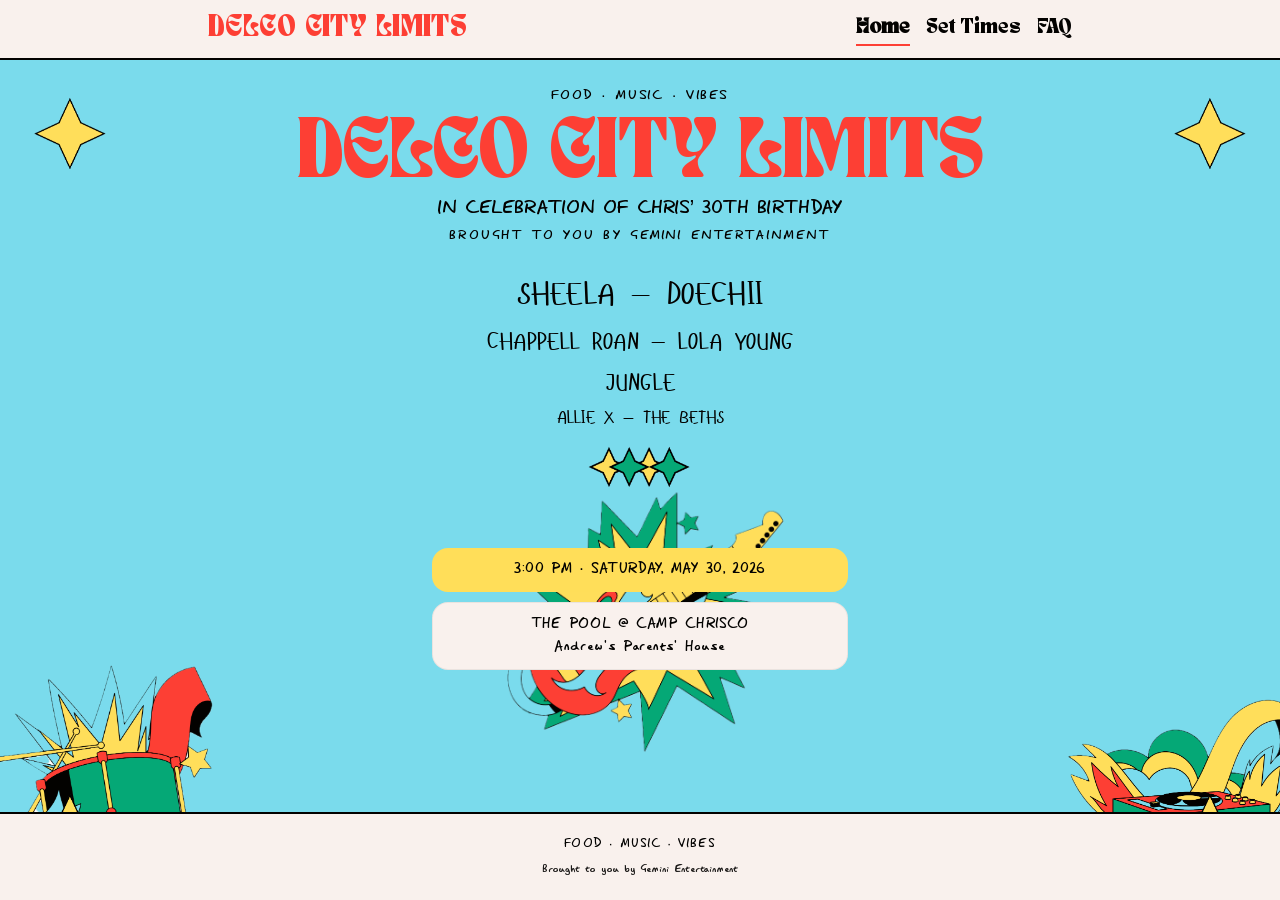
<file: index.html>
<!DOCTYPE html>
<html lang="en">
  <head>
    <meta charset="utf-8" />
    <meta name="viewport" content="width=device-width, initial-scale=1" />
    <meta
      name="description"
      content="Delco City Limits — a poolside birthday festival at Camp Chrisco. Saturday, May 30, 2026."
    />
    <title>Delco City Limits</title>
    <link rel="stylesheet" href="css/styles.css" />
  </head>
  <body class="layout-stretch page-home">
    <header class="site-header">
      <div class="site-header__inner">
        <a class="site-logo" href="index.html">DELCO CITY LIMITS</a>
        <nav class="site-nav" aria-label="Main">
          <a href="index.html" aria-current="page">Home</a>
          <a href="set-times.html">Set Times</a>
          <a href="faq.html">FAQ</a>
        </nav>
      </div>
    </header>

    <main class="site-main">
      <p class="hero-sub">Food · Music · Vibes</p>
      <h1 class="hero-title">DELCO CITY LIMITS</h1>
        <p class="home-celebration">
          In celebration of Chris’ 30th birthday
        </p>
      <p class="hero-sub hero-sub--spaced">Brought to you by Gemini Entertainment</p>

      <ul class="lineup-list lineup-list--home">
        <li class="lineup-tier-1">SHEELA — DOECHII</li>
        <li class="lineup-tier-2">CHAPPELL ROAN — LOLA YOUNG</li>
        <li class="lineup-tier-2">JUNGLE</li>
        <li class="lineup-tier-3">ALLIE X — THE BETHS</li>
      </ul>

      <div class="home-stars-rule" role="presentation" aria-hidden="true"></div>

      <div class="logistics-backdrop">
        <div class="banner-stack banner-stack--home">
          <a class="banner banner--yellow banner--rounded" href="set-times.html">3:00 PM · SATURDAY, MAY 30, 2026</a>
          <div class="banner banner--sky banner--rounded">
            THE POOL @ CAMP CHRISCO<br />
            Andrew's Parents' House
          </div>
        </div>
      </div>

      <!-- <p class="first-set-callout">First set starts at 3PM</p> -->

      <!-- <section class="home-blurb">
        <p class="footer-tagline home-afters">Afters: ???</p>
      </section> -->

      <!-- <div class="cta-row">
        <a class="btn" href="set-times.html">Set times</a>
        <a class="btn btn--secondary" href="faq.html">FAQ</a>
      </div> -->
    </main>

    <footer class="site-footer">
      <div class="site-footer__inner">
        <p class="footer-tagline">Food · Music · Vibes</p>
        <p class="footer-credit">Brought to you by Gemini Entertainment</p>
      </div>
    </footer>
  </body>
</html>
</file>
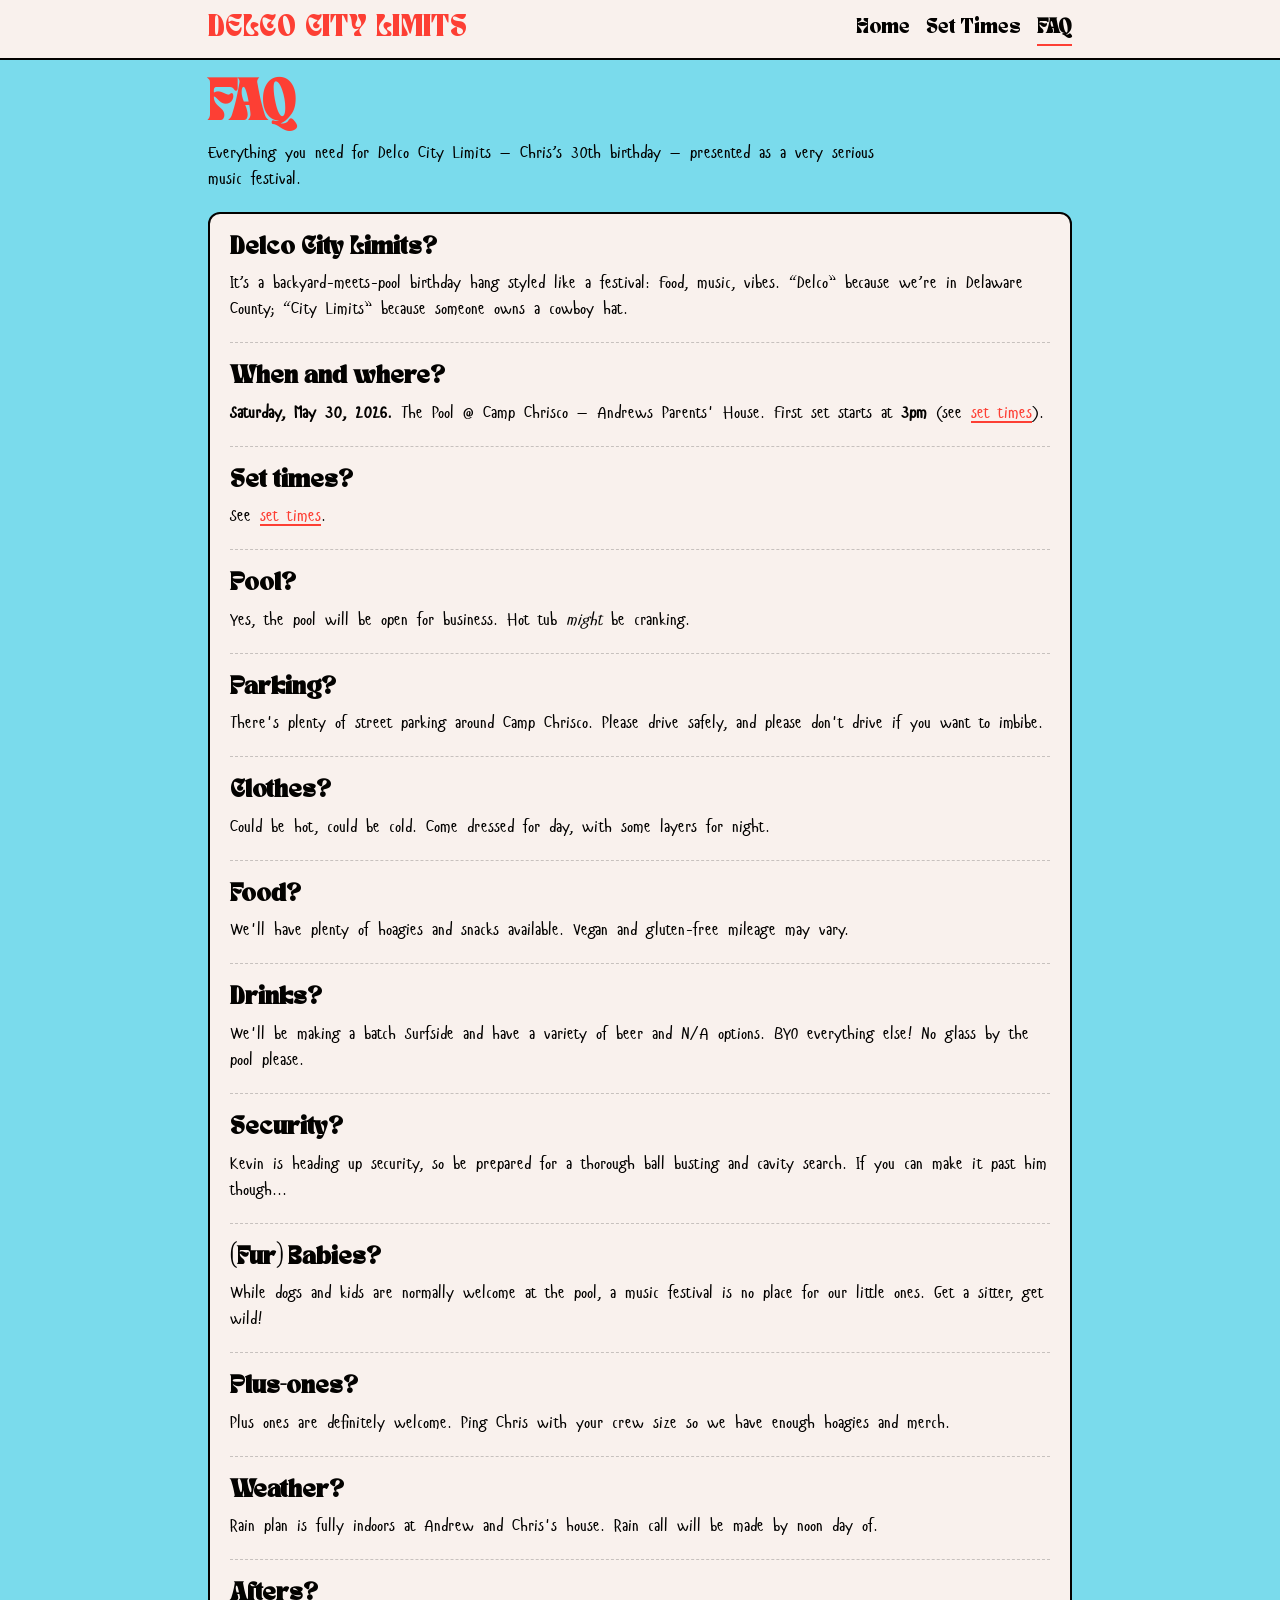
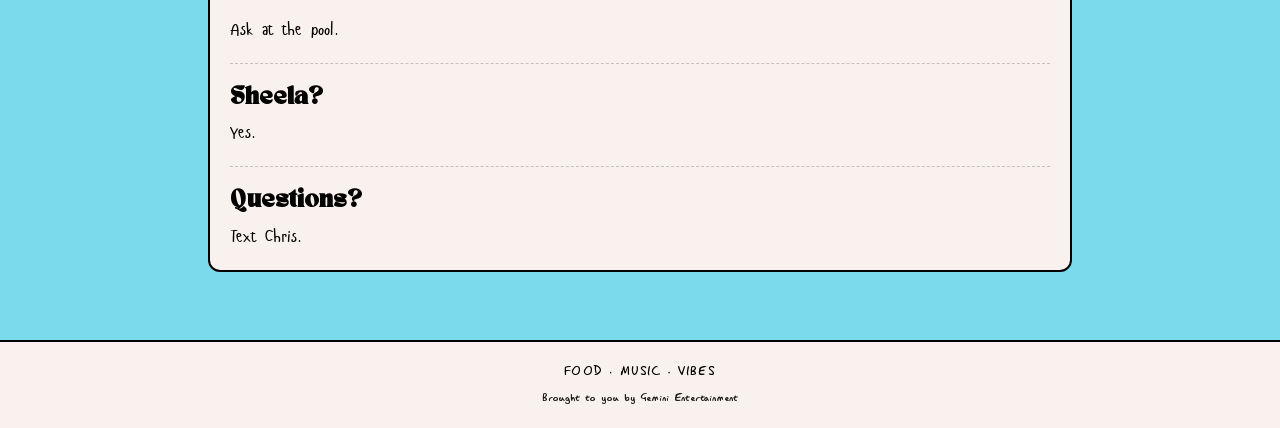
<file: faq.html>
<!DOCTYPE html>
<html lang="en">
  <head>
    <meta charset="utf-8" />
    <meta name="viewport" content="width=device-width, initial-scale=1" />
    <meta
      name="description"
      content="FAQ for Delco City Limits — birthday pool fest at Camp Chrisco."
    />
    <title>FAQ — Delco City Limits</title>
    <link rel="stylesheet" href="css/styles.css" />
  </head>
  <body class="layout-stretch">
    <header class="site-header">
      <div class="site-header__inner">
        <a class="site-logo" href="index.html">DELCO CITY LIMITS</a>
        <nav class="site-nav" aria-label="Main">
          <a href="index.html">Home</a>
          <a href="set-times.html">Set Times</a>
          <a href="faq.html" aria-current="page">FAQ</a>
        </nav>
      </div>
    </header>

    <main class="site-main">
      <h1 class="page-title">FAQ</h1>
      <p class="lede">
        Everything you need for Delco City Limits
         — Chris’s 30th birthday — presented as a very serious music
        festival.
      </p>

      <div class="panel">
        <article class="faq-item">
          <h2>Delco City Limits?</h2>
          <p>
            It’s a backyard-meets-pool birthday hang styled like a festival: Food, music, vibes.
            “Delco” because we’re in Delaware County; “City Limits” because someone owns a cowboy hat.
          </p>
        </article>

        <article class="faq-item">
          <h2>When and where?</h2>
          <p>
            <strong>Saturday, May 30, 2026.</strong> The Pool @ Camp Chrisco —
            Andrews Parents' House. First set starts at <strong>3pm</strong>
            (see <a href="set-times.html">set times</a>).
          </p>
        </article>

        <article class="faq-item">
          <h2>Set times?</h2>
          <p>
            See <a href="set-times.html">set times</a>.
          </p>
        </article>

        <article class="faq-item">
          <h2>Pool?</h2>
          <p>
            Yes, the pool will be open for business. Hot tub <i>might</i> be cranking.
          </p>
        </article>

        <article class="faq-item">
          <h2>Parking?</h2>
          <p>
            There's plenty of street parking around Camp Chrisco.
            Please drive safely, and please don't drive if you
            want to imbibe. 
          </p>
        </article>

        <article class="faq-item">
          <h2>Clothes?</h2>
          <p>
            Could be hot, could be cold. Come dressed for day, with some layers for night.
          </p>
        </article>

  

        <article class="faq-item">
          <h2>Food?</h2>
          <p>
            We'll have plenty of hoagies and snacks available. Vegan and gluten-free mileage may vary.
          </p>
        </article>

        <article class="faq-item">
          <h2>Drinks?</h2>
          <p>
           We'll be making a batch Surfside and have a variety of beer and N/A options.
           BYO everything else! No glass by the pool please.
          </p>
        </article>

        <article class="faq-item">
          <h2>Security?</h2>
          <p>
           Kevin is heading up security, so be prepared for a thorough ball busting and cavity search.
            If you can make it past him though...
          </p>
        </article>



        <article class="faq-item">
          <h2>(Fur) Babies?</h2>
          <p>
            While dogs and kids are normally welcome at the pool,
            a music festival is no place for our little ones.
            Get a sitter, get wild!
          </p>
        </article>


        <article class="faq-item">
          <h2>Plus-ones?</h2>
          <p>
           Plus ones are definitely welcome. Ping Chris with your crew size so we have enough hoagies and merch. 
          </p>
        </article>

        <article class="faq-item">
          <h2>Weather?</h2>
          <p>
            Rain plan is fully indoors at Andrew and Chris's house. Rain call will be made by noon day of.
          </p>
        </article>



        <article class="faq-item">
          <h2>Afters?</h2>
          <p>
            Ask at the pool.
          </p>
        </article>

        <article class="faq-item">
          <h2>Sheela?</h2>
          <p>
            Yes.
          </p>
        </article>


        <article class="faq-item">
          <h2>Questions?</h2>
          <p>Text Chris.</p>
        </article>
      </div>
    </main>

    <footer class="site-footer">
      <div class="site-footer__inner">
        <p class="footer-tagline">Food · Music · Vibes</p>
        <p class="footer-credit">Brought to you by Gemini Entertainment</p>
      </div>
    </footer>
  </body>
</html>
</file>
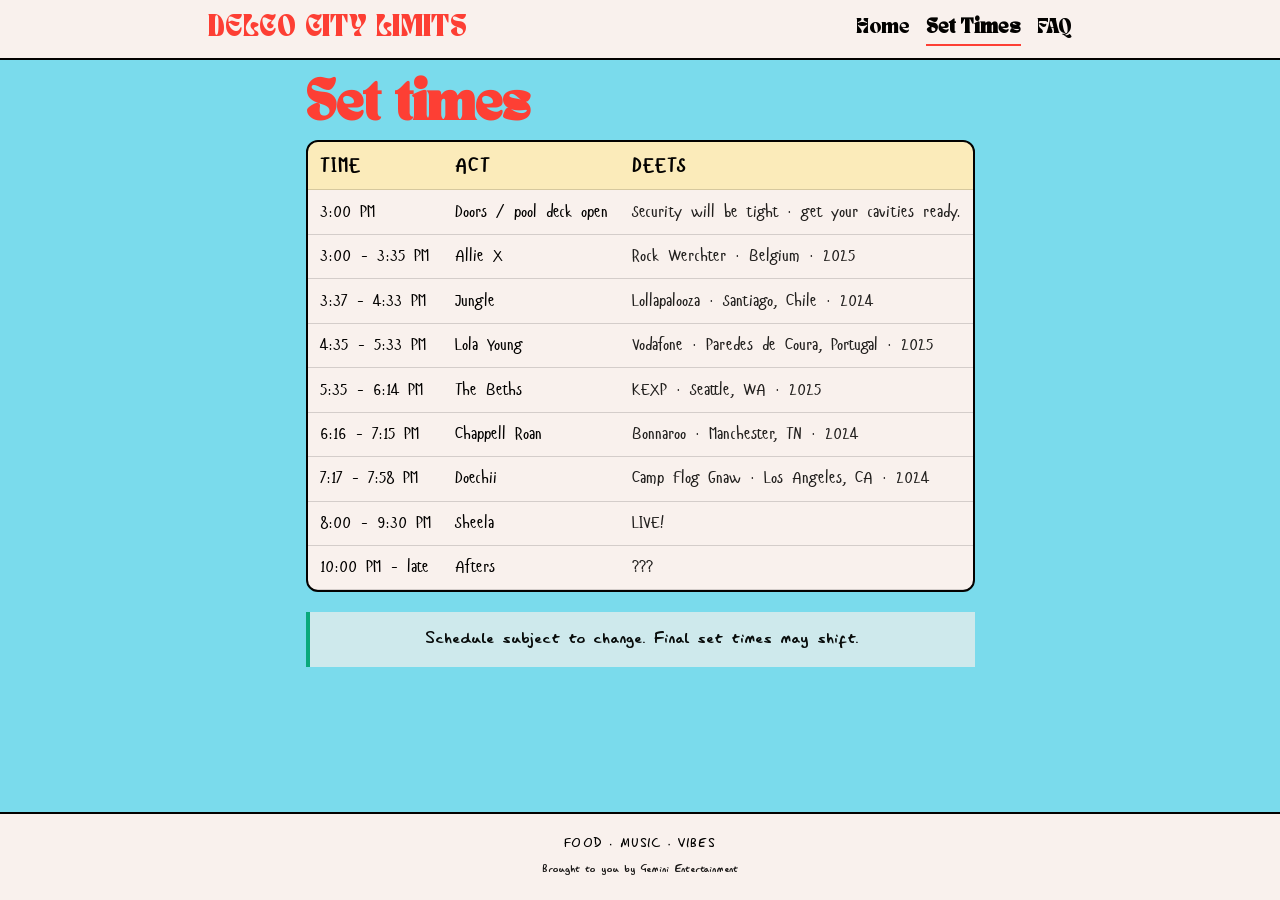
<file: set-times.html>
<!DOCTYPE html>
<html lang="en">
  <head>
    <meta charset="utf-8" />
    <meta name="viewport" content="width=device-width, initial-scale=1" />
    <meta name="description" content="Set times for Delco City Limits — May 30, 2026." />
    <title>Set Times — Delco City Limits</title>
    <link rel="stylesheet" href="css/styles.css" />
  </head>
  <body class="layout-stretch">
    <header class="site-header">
      <div class="site-header__inner">
        <a class="site-logo" href="index.html">DELCO CITY LIMITS</a>
        <nav class="site-nav" aria-label="Main">
          <a href="index.html">Home</a>
          <a href="set-times.html" aria-current="page">Set Times</a>
          <a href="faq.html">FAQ</a>
        </nav>
      </div>
    </header>

    <main class="site-main">
      <h1 class="page-title">Set times</h1>
      

      <div class="panel panel--flush">
        <table class="schedule">
          <thead>
            <tr>
              <th scope="col">Time</th>
              <th scope="col">Act</th>
              <th scope="col">Deets</th>
            </tr>
          </thead>
          <tbody>
            <tr>
              <td data-label="Time">3:00 PM</td>
              <td class="act" data-label="Act">Doors / pool deck open</td>
              <td class="recording" data-label="Recording">Security will be tight · get your cavities ready.</td>
            </tr>
            <tr>
              <td data-label="Time">3:00 – 3:35 PM</td>
              <td class="act" data-label="Act">Allie X</td>
              <td class="recording" data-label="Recording">Rock Werchter · Belgium · 2025</td>
            </tr>
            <tr>
              <td data-label="Time">3:37 – 4:33 PM</td>
              <td class="act" data-label="Act">Jungle</td>
              <td class="recording" data-label="Recording">Lollapalooza · Santiago, Chile · 2024</td>
            </tr>
            <tr>
              <td data-label="Time">4:35 – 5:33 PM</td>
              <td class="act" data-label="Act">Lola Young</td>
              <td class="recording" data-label="Recording">Vodafone · Paredes de Coura, Portugal · 2025</td>
            </tr>
            <tr>
              <td data-label="Time">5:35 – 6:14 PM</td>
              <td class="act" data-label="Act">The Beths</td>
              <td class="recording" data-label="Recording">KEXP · Seattle, WA · 2025</td>
            </tr>
            <tr>
              <td data-label="Time">6:16 – 7:15 PM</td>
              <td class="act" data-label="Act">Chappell Roan</td>
              <td class="recording" data-label="Recording">Bonnaroo · Manchester, TN · 2024</td>
            </tr>
            <tr>
              <td data-label="Time">7:17 – 7:58 PM</td>
              <td class="act" data-label="Act">Doechii</td>
              <td class="recording" data-label="Recording">Camp Flog Gnaw · Los Angeles, CA · 2024</td>
            </tr>
            <tr>
              <td data-label="Time">8:00 – 9:30 PM</td>
              <td class="act" data-label="Act">Sheela</td>
              <td class="recording" data-label="Recording">LIVE!</td>
            </tr>
            <tr>
              <td data-label="Time">10:00 PM – late</td>
              <td class="act" data-label="Act">Afters</td>
              <td class="recording" data-label="Recording">???</td>
            </tr>
          </tbody>
        </table>
      </div>

      <p class="disclaimer">
        Schedule subject to change. Final set times may shift.
      </p>
    </main>

    <footer class="site-footer">
      <div class="site-footer__inner">
        <p class="footer-tagline">Food · Music · Vibes</p>
        <p class="footer-credit">Brought to you by Gemini Entertainment</p>
      </div>
    </footer>
  </body>
</html>
</file>
<file: css/styles.css>
/* Delco City Limits — festival palette & typography
 * Font files live in /fonts/ — see README for filenames.
 */

@font-face {
  font-family: "TAN Nimbus";
  src:
    url("../fonts/TAN-NIMBUS.woff2") format("woff2"),
    url("../fonts/TAN-NIMBUS.woff") format("woff");
  font-weight: 400;
  font-style: normal;
  font-display: swap;
}

@font-face {
  font-family: Hangyaboly;
  src: url("../fonts/Hangyaboly.ttf") format("truetype");
  font-weight: 400;
  font-style: normal;
  font-display: swap;
}

@font-face {
  font-family: "Lazy Dog";
  src: url("../fonts/lazy_dog.ttf") format("truetype");
  font-weight: 400;
  font-style: normal;
  font-display: swap;
}

:root {
  --color-green: #05a776;
  --color-sky: #7adbec;
  --color-red: #fd3f34;
  --color-yellow: #ffde59;
  --color-cream: #f9f1ed;
  --color-ink: #030200;
  --color-orange: #e85d04;

  --font-display: "TAN Nimbus", "Arial Black", "Helvetica Neue", sans-serif;
  --font-tagline: "TAN Nimbus", "Arial Black", "Helvetica Neue", sans-serif;
  --font-lazy-dog: "Lazy Dog", "Trebuchet MS", sans-serif;
  --font-lineup: Hangyaboly, "Trebuchet MS", sans-serif;
  --font-body: system-ui, -apple-system, "Segoe UI", Roboto, sans-serif;

  --border-banner: 2px solid var(--color-ink);
  --radius-panel: 12px;
  --max-content: 42rem;
}

*,
*::before,
*::after {
  box-sizing: border-box;
}

html {
  scroll-behavior: smooth;
}

body {
  margin: 0;
  min-height: 100vh;
  font-family: var(--font-body);
  font-size: 1.05rem;
  line-height: 1.55;
  color: var(--color-ink);
  background: var(--color-sky);
}

/* Home page: corner stars + bottom art on a fixed layer (z-index 0); text in header/main/footer stays above. */
body.page-home {
  background-color: var(--color-sky);
  position: relative;
}

body.page-home::before {
  content: "";
  position: fixed;
  inset: 0;
  z-index: 0;
  pointer-events: none;
  background-image:
    url("../assets/single_yellow_star.png"),
    url("../assets/single_yellow_star.png"),
    url("../assets/single_yellow_star.png"),
    url("../assets/single_yellow_star.png"),
    url("../assets/drum_pad.png"),
    url("../assets/dj_booth.png");
  background-position:
    left 2% top 5.5rem,
    right 2% top 5.5rem,
    left 2% bottom 3%,
    right 2% bottom 3%,
    left -6% bottom -5%,
    right -7% bottom -4%;
  background-repeat: no-repeat;
  background-size:
    min(15vw, 92px) auto,
    min(15vw, 92px) auto,
    min(15vw, 92px) auto,
    min(15vw, 92px) auto,
    min(40vw, 300px) auto,
    min(40vw, 300px) auto;
}

@media (max-width: 640px) {
  body.page-home::before {
    background-position:
      left 1% top 5rem,
      right 1% top 5rem,
      left 1% bottom 2%,
      right 1% bottom 2%,
      left -14% bottom -10%,
      right -14% bottom -8%;
    background-size:
      min(20vw, 72px) auto,
      min(20vw, 72px) auto,
      min(20vw, 72px) auto,
      min(20vw, 72px) auto,
      min(58vw, 200px) auto,
      min(56vw, 200px) auto;
  }
}

/* Shrunk row of stars between lineup and date/location banners */
.home-stars-rule {
  height: clamp(2rem, 6vw, 3.25rem);
  margin: 0.5rem auto 1.35rem;
  max-width: min(28rem, 88vw);
  background-image: url("../assets/row_of_stars_overlapping.png");
  background-repeat: no-repeat;
  background-position: center center;
  background-size: contain;
  pointer-events: none;
}

body.page-home > .site-main,
body.page-home > .site-footer {
  position: relative;
  z-index: 1;
}

/* Keep the guitar/backdrop art behind neighboring copy if it overflows the block. */
body.page-home .site-main > *:not(.logistics-backdrop) {
  position: relative;
  z-index: 1;
}

body.page-home .site-main > .logistics-backdrop {
  z-index: 0;
}

a {
  color: var(--color-red);
  text-decoration-thickness: 2px;
  text-underline-offset: 3px;
}

a:hover {
  color: var(--color-green);
}

/* --- Layout chrome --- */

.site-header {
  background: var(--color-cream);
  border-bottom: var(--border-banner);
  position: sticky;
  top: 0;
  z-index: 10;
}

.site-header__inner {
  max-width: 56rem;
  margin: 0 auto;
  padding: 0.75rem 1rem;
  display: flex;
  flex-wrap: wrap;
  align-items: center;
  justify-content: space-between;
  gap: 0.75rem;
}

.site-logo {
  font-family: var(--font-display);
  font-size: clamp(1.1rem, 3vw, 1.35rem);
  font-weight: 400;
  letter-spacing: 0.02em;
  color: var(--color-red);
  text-decoration: none;
  line-height: 1.2;
}

.site-logo:hover {
  color: var(--color-green);
}

.site-nav {
  display: flex;
  flex-wrap: wrap;
  gap: 0.35rem 1rem;
  font-family: var(--font-tagline);
  font-size: 0.95rem;
}

.site-nav a {
  color: var(--color-ink);
  text-decoration: none;
  padding: 0.25rem 0;
  border-bottom: 2px solid transparent;
}

.site-nav a:hover {
  border-bottom-color: var(--color-green);
  color: var(--color-ink);
}

.site-nav a[aria-current="page"] {
  border-bottom-color: var(--color-red);
  font-weight: 700;
}

.site-main {
  max-width: 56rem;
  margin: 0 auto;
  padding: 1.5rem 1rem 3rem;
}

.site-footer {
  background: var(--color-cream);
  border-top: var(--border-banner);
  padding: 1.25rem 1rem;
  margin-top: auto;
}

.site-footer__inner {
  max-width: 56rem;
  margin: 0 auto;
  text-align: center;
}

.footer-tagline {
  font-family: var(--font-lazy-dog);
  font-size: 0.85rem;
  letter-spacing: 0.08em;
  text-transform: uppercase;
  margin: 0 0 0.35rem;
  color: var(--color-ink);
}

.footer-credit {
  margin: 0;
  font-family: var(--font-lazy-dog);
  font-size: 0.8rem;
  opacity: 0.9;
}

.home-blurb .footer-tagline.home-afters {
  font-family: var(--font-tagline);
}

/* --- Components --- */

.panel {
  background: var(--color-cream);
  border: var(--border-banner);
  border-radius: var(--radius-panel);
  padding: 1.25rem 1.25rem;
  margin-bottom: 1.25rem;
}

.banner {
  display: block;
  padding: 0.65rem 1rem;
  border: var(--border-banner);
  text-align: center;
  font-family: var(--font-body);
  font-weight: 700;
  letter-spacing: 0.03em;
}

.banner--rounded {
  border: none;
  border-radius: 16px;
}

.banner--yellow {
  background: var(--color-yellow);
  color: var(--color-ink);
}

.banner--sky {
  background: var(--color-sky);
  color: var(--color-ink);
}

a.banner {
  color: inherit;
  text-decoration: none;
  transition: transform 0.12s ease, filter 0.12s ease;
}

a.banner:hover {
  filter: brightness(0.97);
}

a.banner:focus-visible {
  outline: 3px solid var(--color-red);
  outline-offset: 3px;
}

.hero-title {
  font-family: var(--font-display);
  font-size: clamp(2.25rem, 8vw, 3.75rem);
  font-weight: 400;
  line-height: 1.05;
  margin: 0 0 0.5rem;
  color: var(--color-red);
  text-align: center;
}

.hero-sub {
  font-family: var(--font-lazy-dog);
  font-size: clamp(0.75rem, 2vw, 0.95rem);
  letter-spacing: 0.12em;
  text-transform: uppercase;
  text-align: center;
  margin: 0 0 1rem;
  color: var(--color-ink);
}

.section-label {
  font-family: var(--font-tagline);
  font-size: 0.8rem;
  letter-spacing: 0.15em;
  text-transform: uppercase;
  margin: 0 0 0.5rem;
  color: var(--color-ink);
}

.lineup-list {
  list-style: none;
  margin: 0;
  padding: 0;
  font-family: var(--font-lineup);
  font-size: clamp(1rem, 2.5vw, 1.2rem);
  line-height: 1.45;
}

.lineup-list li {
  padding: 0.2rem 0;
  border-bottom: 1px dashed rgba(3, 2, 0, 0.2);
}

.lineup-list li:last-child {
  border-bottom: none;
}

.lineup-list--home {
  text-align: center;
  margin: 0 auto 0;
  max-width: 38rem;
}

/* Guitar sits behind date/location banners (banners keep their own solid fills). */
.logistics-backdrop {
  position: relative;
  max-width: 28rem;
  margin-left: auto;
  margin-right: auto;
  padding: clamp(1.25rem, 4vw, 2rem) clamp(0.5rem, 3vw, 1rem);
}

.logistics-backdrop::before {
  content: "";
  position: absolute;
  inset: 0;
  z-index: 0;
  background: url("../assets/guitar.png") center center / contain no-repeat;
  opacity: 1;
  transform: scale(1.25);
  transform-origin: center center;
  pointer-events: none;
}

.logistics-backdrop .banner-stack--home {
  position: relative;
  z-index: 1;
}

.lineup-list--home li {
  border-bottom: none;
  padding: 0.2rem 0;
}

.lineup-tier-1 {
  font-size: clamp(1.45rem, 5vw, 2rem);
}

.lineup-tier-2 {
  font-size: clamp(1.1rem, 3.6vw, 1.48rem);
}

.lineup-tier-3 {
  font-size: clamp(0.88rem, 2.6vw, 1.12rem);
}

.banner-stack--home {
  max-width: 28rem;
  margin-left: auto;
  margin-right: auto;
}

.banner-stack--home .banner {
  border: none;
  border-radius: 16px;
  font-family: var(--font-lazy-dog);
  font-weight: 400;
  font-size: clamp(0.85rem, 2.2vw, 1rem);
  letter-spacing: 0.04em;
  line-height: 1.45;
  text-rendering: optimizeLegibility;
  -webkit-font-smoothing: antialiased;
}

.banner-stack--home .banner--sky {
  background: var(--color-cream);
  box-shadow: inset 0 0 0 1px rgba(3, 2, 0, 0.06);
}

.banner-stack--home .banner-map-link {
  color: inherit;
}

.banner-stack--home .banner-map-link:hover {
  color: inherit;
}

.banner-stack--home .banner-map-link:focus-visible {
  outline: 3px solid var(--color-red);
  outline-offset: 3px;
}

.home-blurb {
  text-align: center;
  max-width: var(--max-content);
  margin: 0 auto 0.5rem;
}

.home-blurb__text {
  margin: 0 0 0.75rem;
}

.home-afters {
  margin: 0;
  letter-spacing: 0.12em;
}

.cta-row {
  display: flex;
  flex-wrap: wrap;
  gap: 0.75rem;
  justify-content: center;
  margin-top: 1.25rem;
}

.btn {
  display: inline-block;
  padding: 0.55rem 1.1rem;
  border: var(--border-banner);
  font-family: var(--font-tagline);
  font-size: 0.95rem;
  text-decoration: none;
  color: var(--color-ink);
  background: var(--color-yellow);
  transition: transform 0.12s ease, background 0.12s ease;
}

.btn:hover {
  background: var(--color-green);
  color: var(--color-cream);
  transform: translateY(-1px);
}

.btn--secondary {
  background: var(--color-sky);
}

.page-title {
  font-family: var(--font-display);
  font-size: clamp(1.75rem, 5vw, 2.5rem);
  color: var(--color-red);
  margin: 0 0 0.75rem;
  line-height: 1.1;
}

.lede {
  font-family: var(--font-lineup);
  margin: 0 0 1.25rem;
  max-width: var(--max-content);
}

.disclaimer {
  font-family: var(--font-lazy-dog);
  font-size: 1.25rem;
  opacity: 0.95;
  text-align: center;
  margin: 1rem 0 0;
  padding: 0.75rem;
  border-left: 4px solid var(--color-green);
  background: rgba(249, 241, 237, 0.7);
}

/* Set times */
.schedule {
  border-collapse: collapse;
  width: 100%;
  font-family: var(--font-lineup);
  font-size: 1.05rem;
  line-height: 1.35;
  margin: 0;
}

.schedule th,
.schedule td {
  padding: 0.65rem 0.75rem;
  text-align: left;
  border-bottom: 1px solid rgba(3, 2, 0, 0.15);
}

.schedule th {
  font-size: 1.25rem;
  letter-spacing: 0.1em;
  text-transform: uppercase;
  background: rgba(255, 222, 89, 0.35);
  color: var(--color-ink);
}

.schedule .recording {
  color: rgba(3, 2, 0, 0.88);
}

.schedule tbody tr:hover {
  background: rgba(249, 241, 237, 0.5);
}

@media (max-width: 520px) {
  .schedule thead {
    display: none;
  }

  .schedule tr {
    display: block;
    margin-bottom: 1rem;
    border: var(--border-banner);
    border-radius: 8px;
    overflow: hidden;
    background: var(--color-cream);
  }

  .schedule td {
    display: block;
    border: none;
    padding: 0.5rem 0.75rem;
  }

  .schedule td::before {
    content: attr(data-label);
    display: block;
    font-family: var(--font-lineup);
    font-size: 0.7rem;
    letter-spacing: 0.08em;
    text-transform: uppercase;
    opacity: 0.85;
    margin-bottom: 0.2rem;
  }
}

/* FAQ */
.faq-item {
  margin-bottom: 1.25rem;
  padding-bottom: 1.25rem;
  border-bottom: 1px dashed rgba(3, 2, 0, 0.2);
}

.faq-item:last-child {
  border-bottom: none;
  margin-bottom: 0;
  padding-bottom: 0;
}

.faq-item h2 {
  font-family: var(--font-display);
  font-size: 1.15rem;
  margin: 0 0 0.5rem;
  color: var(--color-ink);
}

.faq-item p {
  font-family: var(--font-lineup);
  margin: 0 0 0.5rem;
}

.faq-item p:last-child {
  margin-bottom: 0;
}

.deco-burst {
  color: var(--color-green);
  font-size: 1.2rem;
  letter-spacing: 0.2em;
}

.banner-stack {
  display: flex;
  flex-direction: column;
  gap: 0.65rem;
  margin-bottom: 1.5rem;
}

.hero-sub--spaced {
  margin-bottom: 1.25rem;
}

.home-celebration-box {
  margin: 0 auto 0.65rem;
  max-width: 36rem;
  padding: 1rem 1.35rem;
  border-radius: 16px;
  background: var(--color-orange);
}

/* .hero-sub {
  font-family: var(--font-lazy-dog);
  font-size: clamp(0.75rem, 2vw, 0.95rem);
  letter-spacing: 0.12em;
  text-transform: uppercase;
  text-align: center;
  margin: 0 0 1rem;
  color: var(--color-ink);
} */

.home-celebration {
  font-family: var(--font-lazy-dog);
  font-size: clamp(1rem, 2.8vw, 1.35rem);
  line-height: 1.4;
  text-align: center;
  text-transform: uppercase;
  margin: 0;
  color: var(--color-ink);
}

.first-set-callout {
  margin: 0.85rem auto 1.1rem;
  max-width: 28rem;
  text-align: center;
  font-family: var(--font-tagline);
  font-size: clamp(0.8rem, 2vw, 0.95rem);
  font-weight: 700;
  letter-spacing: 0.08em;
  text-transform: uppercase;
  color: var(--color-ink);
}

.mt-section {
  margin-top: 1.5rem;
}

.afters-line {
  margin-top: 1rem;
  margin-bottom: 0;
}

.panel--flush {
  padding: 0;
  overflow: hidden;
}

body.layout-stretch {
  display: flex;
  flex-direction: column;
}

body.layout-stretch .site-main {
  flex: 1;
}
</file>
